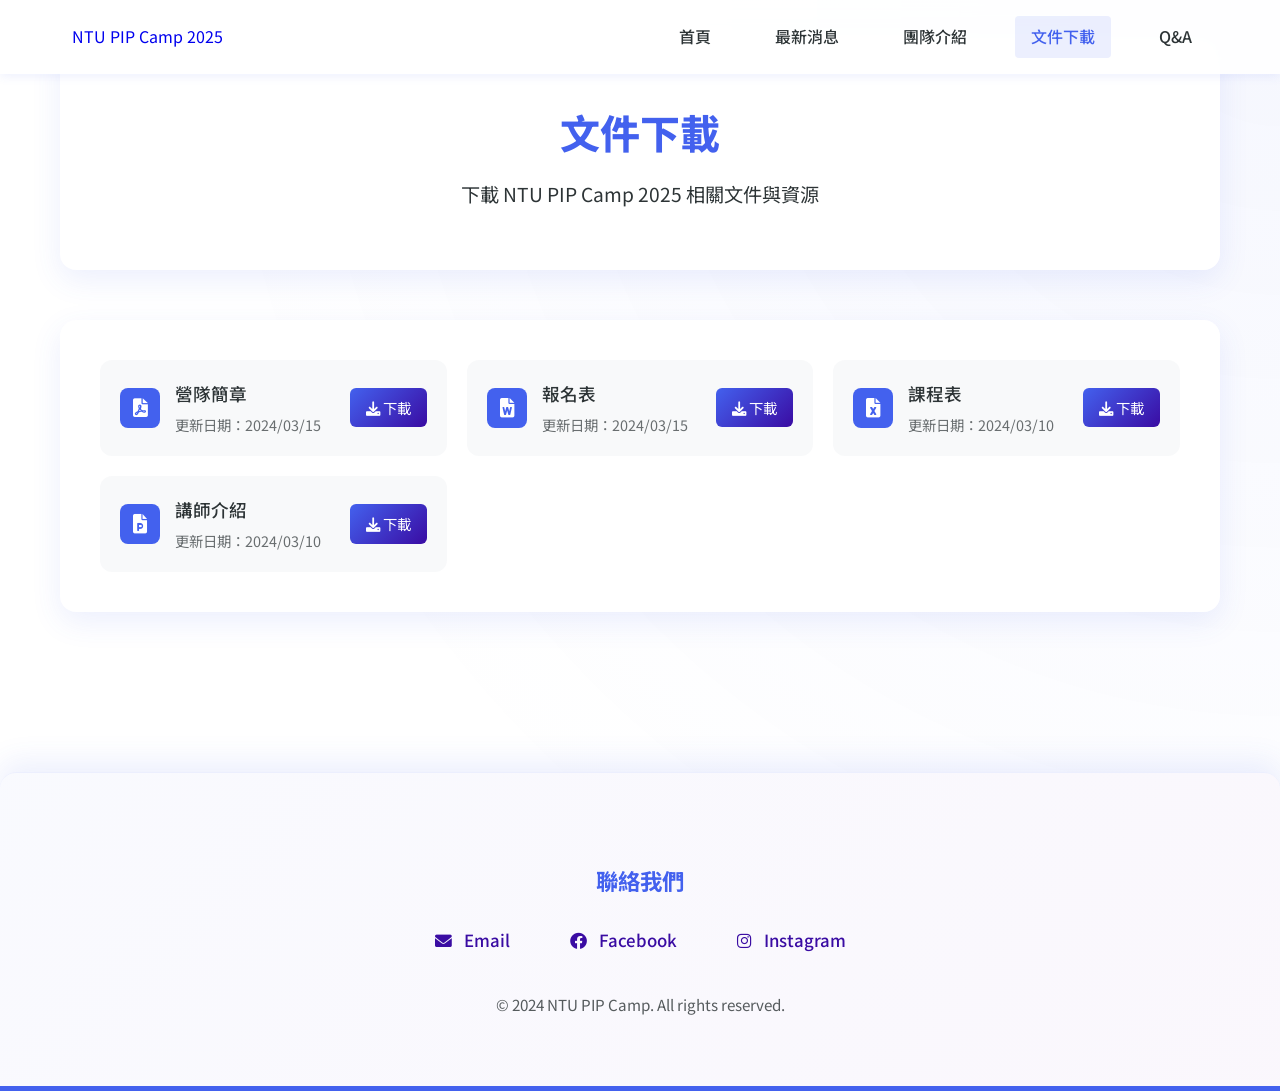
<file: download.html>
<!DOCTYPE html>
<html lang="zh-TW">
<head>
    <meta charset="UTF-8">
    <meta name="viewport" content="width=device-width, initial-scale=1.0">
    <title>文件下載 - NTU PIP Camp 2025</title>
    <link rel="stylesheet" href="style.css">
    <link href="https://fonts.googleapis.com/css2?family=Noto+Sans+TC:wght@400;500;700&display=swap" rel="stylesheet">
    <link rel="stylesheet" href="https://cdnjs.cloudflare.com/ajax/libs/font-awesome/6.0.0/css/all.min.css">
</head>
<body>
    <nav class="nav-container">
        <div class="nav-content">
            <a href="index.html" class="nav-logo">NTU PIP Camp 2025</a>
            <div class="nav-links">
                <a href="index.html">首頁</a>
                <a href="news.html">最新消息</a>
                <a href="team.html">團隊介紹</a>
                <a href="download.html" class="active">文件下載</a>
                <a href="faq.html">Q&A</a>
            </div>
        </div>
    </nav>

    <div class="container">
        <div class="page-header">
            <h1 class="page-title">文件下載</h1>
            <p class="page-description">下載 NTU PIP Camp 2025 相關文件與資源</p>
        </div>

        <div class="download-section">
            <div class="download-list">
                <div class="download-item">
                    <div class="download-icon">
                        <i class="fas fa-file-pdf"></i>
                    </div>
                    <div class="download-info">
                        <h3 class="download-title">營隊簡章</h3>
                        <p class="download-meta">更新日期：2024/03/15</p>
                    </div>
                    <a href="#" class="download-button">
                        <i class="fas fa-download"></i> 下載
                    </a>
                </div>

                <div class="download-item">
                    <div class="download-icon">
                        <i class="fas fa-file-word"></i>
                    </div>
                    <div class="download-info">
                        <h3 class="download-title">報名表</h3>
                        <p class="download-meta">更新日期：2024/03/15</p>
                    </div>
                    <a href="#" class="download-button">
                        <i class="fas fa-download"></i> 下載
                    </a>
                </div>

                <div class="download-item">
                    <div class="download-icon">
                        <i class="fas fa-file-excel"></i>
                    </div>
                    <div class="download-info">
                        <h3 class="download-title">課程表</h3>
                        <p class="download-meta">更新日期：2024/03/10</p>
                    </div>
                    <a href="#" class="download-button">
                        <i class="fas fa-download"></i> 下載
                    </a>
                </div>

                <div class="download-item">
                    <div class="download-icon">
                        <i class="fas fa-file-powerpoint"></i>
                    </div>
                    <div class="download-info">
                        <h3 class="download-title">講師介紹</h3>
                        <p class="download-meta">更新日期：2024/03/10</p>
                    </div>
                    <a href="#" class="download-button">
                        <i class="fas fa-download"></i> 下載
                    </a>
                </div>
            </div>
        </div>
    </div>

    <footer>
        <div class="container">
            <div class="contact-info">
                <p>聯絡我們</p>
                <div class="contact-links">
                    <a href="#" class="contact-link"><i class="fas fa-envelope"></i> Email</a>
                    <a href="#" class="contact-link"><i class="fab fa-facebook"></i> Facebook</a>
                    <a href="#" class="contact-link"><i class="fab fa-instagram"></i> Instagram</a>
                </div>
            </div>
            <div class="copyright">
                © 2024 NTU PIP Camp. All rights reserved.
            </div>
        </div>
    </footer>
</body>
</html>
</file>
<file: style.css>
:root {
    --primary-color: #4361ee;
    --secondary-color: #3a0ca3;
    --accent-color: #7209b7;
    --text-color: #2d3436;
    --light-bg: rgba(255, 255, 255, 0.8);
    --white: #ffffff;
    --gray: rgba(248, 249, 250, 0.9);
    --box-shadow: rgba(67, 97, 238, 0.1);
    --gradient-bg: linear-gradient(135deg, #4361ee 0%, #3a0ca3 100%);
    --gradient-hover: linear-gradient(135deg, #3a0ca3 0%, #4361ee 100%);
    --dark-text: #2d3436;
}

* {
    margin: 0;
    padding: 0;
    box-sizing: border-box;
}

body {
    font-family: 'Noto Sans TC', 'Inter', sans-serif;
    background-color: var(--light-bg);
    background-image: none;
    color: var(--text-color);
    line-height: 1.6;
    position: relative;
    overflow-x: hidden;
}

body::before {
    content: '';
    position: fixed;
    top: 0;
    right: 0;
    width: 100%;
    height: 100%;
    background: radial-gradient(circle at top right, rgba(67, 97, 238, 0.05) 0%, rgba(255, 255, 255, 0) 70%);
    z-index: -1;
}

@keyframes pulse {
    0% {
        transform: scale(1);
        opacity: 0.1;
    }
    100% {
        transform: scale(1.05);
        opacity: 0.2;
    }
}

.container {
    max-width: 1200px;
    margin: 0 auto;
    padding: 40px 20px;
    position: relative;
    z-index: 1;
}

/* 浮動形狀 - 改為更現代的方式 */
.floating-shapes {
    position: fixed;
    top: 0;
    left: 0;
    width: 100%;
    height: 100%;
    overflow: hidden;
    z-index: 0;
    pointer-events: none;
}

.shape {
    position: absolute;
    background: var(--primary-color);
    opacity: 0.05;
    border-radius: 30% 70% 70% 30% / 30% 30% 70% 70%;
}

.shape1 {
    width: 180px;
    height: 180px;
    top: 15%;
    left: 8%;
    animation: float 30s infinite ease-in-out;
    background: linear-gradient(135deg, #4361ee 0%, #3a0ca3 100%);
}

.shape2 {
    width: 120px;
    height: 120px;
    top: 25%;
    right: 10%;
    animation: float 35s infinite ease-in-out reverse;
    background: linear-gradient(135deg, #7209b7 0%, #4361ee 100%);
}

.shape3 {
    width: 100px;
    height: 100px;
    bottom: 25%;
    left: 18%;
    animation: float 28s infinite ease-in-out 2s;
    background: linear-gradient(135deg, #3a0ca3 0%, #7209b7 100%);
}

.shape4 {
    width: 140px;
    height: 140px;
    bottom: 18%;
    right: 12%;
    animation: float 32s infinite ease-in-out 1s;
    background: linear-gradient(135deg, #4361ee 0%, #7209b7 100%);
}

@keyframes float {
    0% {
        transform: translate(0, 0) rotate(0deg);
    }
    25% {
        transform: translate(5%, 10%) rotate(5deg);
    }
    50% {
        transform: translate(10%, -5%) rotate(10deg);
    }
    75% {
        transform: translate(-5%, 8%) rotate(5deg);
    }
    100% {
        transform: translate(0, 0) rotate(0deg);
    }
}

/* 標題樣式 */
header {
    text-align: center;
    padding: 60px 30px;
    background: var(--white);
    border-radius: 16px;
    margin-bottom: 50px;
    box-shadow: 0 10px 30px var(--box-shadow);
    color: var(--text-color);
    position: relative;
    overflow: hidden;
    transition: all 0.3s ease;
    border-top: 5px solid var(--primary-color);
}

header::before {
    content: '';
    position: absolute;
    top: 0;
    left: 0;
    right: 0;
    height: 100%;
    background: linear-gradient(135deg, rgba(67, 97, 238, 0.05) 0%, rgba(114, 9, 183, 0.05) 100%);
    z-index: 0;
}

.logo {
    position: relative;
    z-index: 1;
}

.logo h1 {
    font-size: 3.5rem;
    margin-bottom: 15px;
    color: var(--primary-color);
    font-weight: 800;
    letter-spacing: -1px;
    animation: fadeInDown 1s ease;
    transform: translateZ(0);
    backface-visibility: hidden;
}

.highlight {
    position: relative;
    display: inline-block;
    z-index: 1;
}

.highlight::before {
    content: '';
    position: absolute;
    bottom: 5px;
    left: 0;
    width: 100%;
    height: 10px;
    background-color: rgba(67, 97, 238, 0.15);
    z-index: -1;
    border-radius: 10px;
}

@keyframes fadeInDown {
    from {
        opacity: 0;
        transform: translate3d(0, -30px, 0);
    }
    to {
        opacity: 1;
        transform: translate3d(0, 0, 0);
    }
}

.subtitle {
    font-size: 1.5rem;
    margin-bottom: 15px;
    animation: fadeIn 1s ease 0.3s both;
    color: var(--secondary-color);
    font-weight: 500;
}

.departments {
    font-size: 1.2rem;
    opacity: 0.85;
    animation: fadeIn 1s ease 0.6s both;
    position: relative;
    display: inline-block;
    color: var(--text-color);
}

.departments::after {
    content: '';
    display: block;
    width: 60px;
    height: 3px;
    background-color: var(--accent-color);
    margin: 15px auto 0;
    border-radius: 3px;
    animation: expandWidth 1s ease 1s forwards;
    transform-origin: center;
    transform: scaleX(0);
}

.header-decoration {
    display: none;
}

@keyframes expandWidth {
    to {
        transform: scaleX(1);
    }
}

@keyframes fadeIn {
    from {
        opacity: 0;
    }
    to {
        opacity: 1;
    }
}

/* 倒數計時區塊 */
.countdown-section {
    background: rgba(255, 255, 255, 0.9);
    backdrop-filter: blur(10px);
    border-radius: 16px;
    padding: 50px 40px;
    margin-bottom: 50px;
    box-shadow: 0 10px 30px var(--box-shadow);
    text-align: center;
    position: relative;
    z-index: 1;
    overflow: hidden;
    transition: transform 0.3s ease;
    border: 1px solid rgba(67, 97, 238, 0.1);
}

.countdown-section:hover {
    transform: translateY(-5px);
}

.countdown-section::before {
    content: '';
    position: absolute;
    width: 100%;
    height: 100%;
    top: 0;
    left: 0;
    background: linear-gradient(135deg, rgba(67, 97, 238, 0.02) 0%, rgba(114, 9, 183, 0.02) 100%);
    z-index: -1;
}

.countdown-container h2 {
    font-size: 2rem;
    margin-bottom: 35px;
    color: var(--primary-color);
    position: relative;
    display: inline-block;
    font-weight: 700;
}

.countdown-container h2::before, .countdown-container h2::after {
    display: none;
}

.pulse-icon {
    display: inline-block;
    animation: pulseIcon 2s infinite ease-in-out;
    margin-right: 10px;
    color: var(--accent-color);
}

@keyframes pulseIcon {
    0% {
        transform: scale(1);
        opacity: 1;
    }
    50% {
        transform: scale(1.1);
        opacity: 0.8;
    }
    100% {
        transform: scale(1);
        opacity: 1;
    }
}

.countdown {
    display: flex;
    justify-content: center;
    gap: 25px;
    margin-bottom: 40px;
}

.time-box {
    display: flex;
    flex-direction: column;
    align-items: center;
    background: rgba(255, 255, 255, 0.9);
    backdrop-filter: blur(10px);
    border-radius: 12px;
    min-width: 120px;
    box-shadow: 0 15px 35px rgba(67, 97, 238, 0.1);
    position: relative;
    overflow: hidden;
    transition: all 0.3s cubic-bezier(0.25, 0.8, 0.25, 1);
    border: 1px solid rgba(67, 97, 238, 0.1);
}

.time-box:hover {
    transform: translateY(-8px) scale(1.03);
    box-shadow: 0 20px 40px rgba(67, 97, 238, 0.15);
    border-color: rgba(67, 97, 238, 0.2);
    background: rgba(255, 255, 255, 0.95);
}

.time-box::before {
    content: '';
    position: absolute;
    top: 0;
    left: 0;
    width: 4px;
    height: 100%;
    background: var(--gradient-bg);
}

.time-box-decoration {
    display: none;
}

.time-box span:first-child {
    font-size: 3.2rem;
    font-weight: 800;
    line-height: 1.1;
    position: relative;
    z-index: 1;
}

.label {
    font-size: 1rem;
    margin-top: 8px;
    font-weight: 500;
    position: relative;
    z-index: 1;
    color: var(--secondary-color);
    text-transform: uppercase;
    letter-spacing: 1px;
}

.camp-date {
    margin-top: 30px;
    animation: fadeIn 1s ease;
    display: flex;
    align-items: center;
    justify-content: center;
    gap: 15px;
    background-color: rgba(67, 97, 238, 0.05);
    padding: 15px 30px;
    border-radius: 50px;
    display: inline-flex;
}

.camp-date i {
    font-size: 1.2rem;
    color: var(--accent-color);
}

.camp-date p {
    font-size: 1.3rem;
    color: var(--secondary-color);
    font-weight: 600;
    position: relative;
    display: inline-block;
}

.camp-date p::before, .camp-date p::after {
    display: none;
}

/* 信息區塊 */
.info-section {
    display: grid;
    grid-template-columns: repeat(auto-fit, minmax(320px, 1fr));
    gap: 30px;
    margin-bottom: 60px;
}

.info-card {
    background: rgba(255, 255, 255, 0.9);
    backdrop-filter: blur(10px);
    border-radius: 16px;
    padding: 35px 30px;
    box-shadow: 0 10px 30px var(--box-shadow);
    transition: all 0.3s ease;
    position: relative;
    z-index: 1;
    overflow: hidden;
    border: 1px solid rgba(67, 97, 238, 0.1);
}

.info-card:hover {
    transform: translateY(-8px);
    box-shadow: 0 20px 40px rgba(67, 97, 238, 0.15);
    border-color: rgba(67, 97, 238, 0.2);
}

.info-card::before {
    content: '';
    position: absolute;
    top: 0;
    left: 0;
    width: 100%;
    height: 4px;
    background: var(--gradient-bg);
    z-index: 1;
}

.info-icon {
    width: 60px;
    height: 60px;
    background: rgba(67, 97, 238, 0.1);
    border-radius: 12px;
    display: flex;
    align-items: center;
    justify-content: center;
    margin-bottom: 25px;
    transition: all 0.3s ease;
}

.info-card:hover .info-icon {
    transform: scale(1.1);
    background: rgba(67, 97, 238, 0.15);
}

.info-icon i {
    font-size: 1.8rem;
    color: var(--primary-color);
}

.info-card h2 {
    color: var(--primary-color);
    margin-bottom: 20px;
    font-size: 1.8rem;
    border-bottom: none;
    padding-bottom: 0;
    position: relative;
    font-weight: 700;
}

.info-card h2::after {
    display: none;
}

.info-card p {
    margin-bottom: 20px;
    transition: all 0.3s ease;
    position: relative;
    padding-left: 0;
    color: var(--text-color);
    font-size: 1.1rem;
}

.info-card:hover p {
    padding-left: 0;
}

.info-card ul {
    list-style-type: none;
    margin-left: 0;
    transition: all 0.3s ease;
}

.info-card:hover ul {
    margin-left: 0;
}

.info-card li {
    margin-bottom: 15px;
    position: relative;
    padding-left: 28px;
    transition: all 0.3s ease;
}

.info-card li::before {
    content: '✓';
    position: absolute;
    left: 0;
    color: var(--primary-color);
    font-size: 1rem;
}

.info-card li i {
    margin-right: 8px;
    color: var(--primary-color);
}

.info-card li strong {
    color: var(--secondary-color);
    font-weight: 600;
}

.card-decoration {
    display: none;
}

/* CTA 區塊 */
.cta-section {
    margin-bottom: 60px;
    padding: 60px 40px;
    background: rgba(255, 255, 255, 0.9);
    backdrop-filter: blur(10px);
    border-radius: 16px;
    text-align: center;
    color: var(--text-color);
    box-shadow: 0 10px 30px var(--box-shadow);
    position: relative;
    overflow: hidden;
    border-left: 5px solid var(--primary-color);
    border: 1px solid rgba(67, 97, 238, 0.1);
}

.cta-section::before {
    content: '';
    position: absolute;
    top: 0;
    left: 0;
    width: 100%;
    height: 100%;
    background: linear-gradient(135deg, rgba(67, 97, 238, 0.05) 0%, rgba(114, 9, 183, 0.05) 100%);
    z-index: 0;
}

.cta-content {
    position: relative;
    z-index: 1;
}

.cta-content h2 {
    font-size: 2.2rem;
    margin-bottom: 20px;
    color: var(--primary-color);
    font-weight: 700;
}

.cta-content p {
    font-size: 1.2rem;
    margin-bottom: 35px;
    max-width: 700px;
    margin-left: auto;
    margin-right: auto;
}

.cta-button {
    display: inline-flex;
    align-items: center;
    justify-content: center;
    gap: 10px;
    padding: 16px 32px;
    background: var(--gradient-bg);
    color: var(--white);
    border: none;
    border-radius: 8px;
    font-size: 1.1rem;
    font-weight: 600;
    cursor: pointer;
    transition: all 0.3s ease;
    box-shadow: 0 10px 25px rgba(67, 97, 238, 0.2);
}

.cta-button:hover {
    transform: translateY(-5px);
    box-shadow: 0 15px 30px rgba(67, 97, 238, 0.3);
}

.cta-button i {
    transition: transform 0.3s ease;
}

.cta-button:hover i {
    transform: translateX(5px);
}

/* 頁腳樣式 */
footer {
    background: rgba(255, 255, 255, 0.9);
    backdrop-filter: blur(10px);
    color: var(--text-color);
    padding: 50px 30px 30px;
    border-radius: 16px 16px 0 0;
    text-align: center;
    box-shadow: 0 -10px 30px var(--box-shadow);
    position: relative;
    overflow: hidden;
    margin-top: 60px;
    border-bottom: 5px solid var(--primary-color);
    border-top: 1px solid rgba(67, 97, 238, 0.1);
}

.footer-waves {
    display: none;
}

footer::before {
    content: '';
    position: absolute;
    top: 0;
    left: 0;
    width: 100%;
    height: 100%;
    background: linear-gradient(135deg, rgba(67, 97, 238, 0.03) 0%, rgba(114, 9, 183, 0.03) 100%);
    z-index: 0;
}

.contact-info {
    margin-bottom: 30px;
    position: relative;
    z-index: 1;
}

.contact-info p {
    font-size: 1.4rem;
    margin-bottom: 20px;
    font-weight: 700;
    color: var(--primary-color);
}

.contact-links {
    display: flex;
    justify-content: center;
    gap: 30px;
    margin-bottom: 25px;
}

.contact-link {
    color: var(--secondary-color);
    text-decoration: none;
    font-weight: 500;
    font-size: 1.05rem;
    position: relative;
    padding: 8px 15px;
    transition: all 0.3s ease;
    border-radius: 8px;
}

.contact-link i {
    margin-right: 8px;
}

.contact-link::after {
    display: none;
}

.contact-link:hover {
    color: var(--primary-color);
    transform: translateY(-3px);
    background-color: rgba(67, 97, 238, 0.05);
}

.copyright {
    font-size: 0.95rem;
    opacity: 0.8;
    position: relative;
    z-index: 1;
    color: var(--text-color);
}

/* 響應式設計 */
@media (max-width: 768px) {
    .logo h1 {
        font-size: 2.8rem;
    }
    
    .subtitle {
        font-size: 1.3rem;
    }
    
    .countdown {
        flex-wrap: wrap;
        gap: 20px;
    }
    
    .time-box {
        min-width: 100px;
        padding: 20px 15px;
    }
    
    .time-box span:first-child {
        font-size: 2.5rem;
    }
    
    .cta-content h2 {
        font-size: 2rem;
    }
    
    .cta-content p {
        font-size: 1.1rem;
    }
    
    header, .countdown-section, .info-card, .cta-section, footer {
        border-radius: 12px;
    }
}

@media (max-width: 480px) {
    .logo h1 {
        font-size: 2.2rem;
    }
    
    .subtitle {
        font-size: 1.1rem;
    }
    
    .departments {
        font-size: 1rem;
    }
    
    .time-box {
        min-width: 80px;
        padding: 15px 12px;
    }
    
    .time-box span:first-child {
        font-size: 2rem;
    }
    
    .countdown-container h2 {
        font-size: 1.6rem;
    }
    
    .contact-links {
        flex-direction: column;
        gap: 15px;
    }
    
    .cta-button {
        padding: 14px 24px;
        font-size: 1rem;
    }
    
    .container {
        padding: 20px 15px;
    }
    
    header {
        padding: 40px 20px;
    }
}

/* 導航欄樣式 */
.nav-container {
    position: fixed;
    top: 0;
    left: 0;
    right: 0;
    background: rgba(255, 255, 255, 0.85);
    backdrop-filter: blur(10px);
    box-shadow: 0 2px 10px rgba(67, 97, 238, 0.1);
    z-index: 1000;
}

.nav-content {
    max-width: 1200px;
    margin: 0 auto;
    padding: 1rem 2rem;
    display: flex;
    justify-content: space-between;
    align-items: center;
}

.nav-logo {
    display: flex;
    align-items: center;
    gap: 12px;
    text-decoration: none;
}

.logo-image {
    height: 40px;
    width: auto;
}

.nav-logo span {
    font-size: 1.5rem;
    font-weight: 700;
    color: var(--primary-color);
}

.nav-links {
    display: flex;
    gap: 2rem;
}

.nav-links a {
    color: var(--text-color);
    text-decoration: none;
    font-weight: 500;
    padding: 0.5rem 1rem;
    border-radius: 4px;
    transition: all 0.3s ease;
}

.nav-links a:hover {
    color: var(--primary-color);
    background: rgba(67, 97, 238, 0.1);
}

.nav-links a.active {
    color: var(--primary-color);
    background: rgba(67, 97, 238, 0.1);
}

/* 營地位置資訊 */
.camp-location {
    display: flex;
    align-items: center;
    gap: 10px;
    margin-top: 15px;
    color: var(--text-color);
    font-size: 1.1rem;
}

.camp-location i {
    color: var(--primary-color);
}

/* 子分頁樣式 */
.page-header {
    background: var(--white);
    padding: 60px 30px;
    text-align: center;
    margin-bottom: 50px;
    border-radius: 16px;
    box-shadow: 0 10px 30px var(--box-shadow);
}

.page-title {
    font-size: 2.5rem;
    color: var(--primary-color);
    margin-bottom: 15px;
    font-weight: 800;
}

.page-description {
    font-size: 1.2rem;
    color: var(--text-color);
    max-width: 600px;
    margin: 0 auto;
}

/* 無消息提示樣式 */
.no-news-section {
    background: rgba(255, 255, 255, 0.9);
    backdrop-filter: blur(10px);
    border-radius: 16px;
    padding: 60px 40px;
    margin-bottom: 50px;
    box-shadow: 0 10px 30px var(--box-shadow);
    text-align: center;
}

.no-news-message {
    max-width: 600px;
    margin: 0 auto;
}

.no-news-message i {
    font-size: 3rem;
    color: var(--primary-color);
    margin-bottom: 20px;
    opacity: 0.5;
}

.no-news-message h2 {
    font-size: 1.8rem;
    color: var(--text-color);
    margin-bottom: 15px;
}

.no-news-message p {
    font-size: 1.1rem;
    color: var(--text-color);
    opacity: 0.8;
}

@media (max-width: 768px) {
    .no-news-section {
        padding: 40px 20px;
    }

    .no-news-message i {
        font-size: 2.5rem;
    }

    .no-news-message h2 {
        font-size: 1.5rem;
    }

    .no-news-message p {
        font-size: 1rem;
    }
}

/* 移除舊的新聞卡片樣式 */
.news-grid,
.news-card,
.news-image,
.news-content,
.news-date,
.news-title,
.news-excerpt,
.news-link {
    display: none;
}

/* 團隊分區樣式 */
.team-section {
    margin-bottom: 4rem;
}

.section-title {
    font-size: 2.2rem;
    margin-bottom: 3rem;
    text-align: center;
    position: relative;
    padding-bottom: 15px;
}

.section-title::after {
    content: '';
    position: absolute;
    bottom: 0;
    left: 50%;
    transform: translateX(-50%);
    width: 60px;
    height: 3px;
    background: var(--primary-color);
    border-radius: 2px;
}

.team-grid {
    display: grid;
    grid-template-columns: repeat(3, 1fr);
    gap: 2rem;
    margin-bottom: 2rem;
    width: 90%;
    margin-left: auto;
    margin-right: auto;
}

.team-member {
    background: rgba(255, 255, 255, 0.9);
    backdrop-filter: blur(10px);
    border-radius: 16px;
    padding: 25px 20px;
    text-align: center;
    box-shadow: 0 10px 30px rgba(67, 97, 238, 0.1);
    transition: all 0.3s ease;
    border: 1px solid rgba(67, 97, 238, 0.1);
}

.team-member:hover {
    transform: translateY(-8px);
    box-shadow: 0 20px 40px rgba(67, 97, 238, 0.15);
    border-color: rgba(67, 97, 238, 0.2);
    background: rgba(255, 255, 255, 0.95);
}

.member-avatar {
    width: 150px;
    height: 150px;
    border-radius: 50%;
    margin: 0 auto 20px;
    object-fit: cover;
    border: 3px solid var(--primary-color);
    box-shadow: 0 5px 15px rgba(67, 97, 238, 0.2);
    transition: all 0.3s ease;
}

.team-member:hover .member-avatar {
    transform: scale(1.05);
    border-color: var(--secondary-color);
}

.member-name {
    font-size: 1.4rem;
    color: var(--text-color);
    margin-bottom: 10px;
    font-weight: 600;
}

.member-role {
    color: var(--primary-color);
    font-size: 1.1rem;
    margin-bottom: 15px;
    font-weight: 500;
}

.member-bio {
    color: var(--text-color);
    opacity: 0.8;
    margin-bottom: 20px;
    line-height: 1.6;
}

.member-social {
    display: flex;
    justify-content: center;
    gap: 15px;
}

.social-link {
    color: var(--text-color);
    font-size: 1.2rem;
    transition: all 0.3s ease;
    width: 40px;
    height: 40px;
    display: flex;
    align-items: center;
    justify-content: center;
    border-radius: 50%;
    background: rgba(67, 97, 238, 0.05);
}

.social-link:hover {
    color: var(--primary-color);
    background: rgba(67, 97, 238, 0.1);
    transform: translateY(-3px);
}

/* 文件下載樣式 */
.download-section {
    background: var(--white);
    border-radius: 16px;
    padding: 40px;
    margin-bottom: 60px;
    box-shadow: 0 10px 30px var(--box-shadow);
}

.download-list {
    display: grid;
    grid-template-columns: repeat(auto-fit, minmax(300px, 1fr));
    gap: 20px;
}

.download-item {
    background: var(--gray);
    border-radius: 12px;
    padding: 20px;
    display: flex;
    align-items: center;
    gap: 15px;
    transition: all 0.3s ease;
}

.download-item:hover {
    transform: translateX(10px);
    background: rgba(255, 107, 107, 0.05);
}

.download-icon {
    width: 40px;
    height: 40px;
    background: var(--primary-color);
    border-radius: 8px;
    display: flex;
    align-items: center;
    justify-content: center;
    color: var(--white);
    font-size: 1.2rem;
}

.download-info {
    flex: 1;
}

.download-title {
    font-size: 1.1rem;
    color: var(--text-color);
    margin-bottom: 5px;
    font-weight: 500;
}

.download-meta {
    font-size: 0.9rem;
    color: var(--text-color);
    opacity: 0.7;
}

.download-button {
    padding: 8px 16px;
    background: var(--gradient-bg);
    color: var(--white);
    border-radius: 6px;
    text-decoration: none;
    font-size: 0.9rem;
    transition: all 0.3s ease;
}

.download-button:hover {
    transform: translateY(-2px);
    box-shadow: 0 5px 15px rgba(255, 107, 107, 0.2);
}

/* Q&A樣式 */
.faq-section {
    background: var(--white);
    border-radius: 16px;
    padding: 40px;
    margin-bottom: 60px;
    box-shadow: 0 10px 30px var(--box-shadow);
}

.faq-list {
    max-width: 800px;
    margin: 0 auto;
}

.faq-item {
    border-bottom: 1px solid rgba(255, 107, 107, 0.1);
    padding: 20px 0;
}

.faq-item:last-child {
    border-bottom: none;
}

.faq-question {
    font-size: 1.2rem;
    color: var(--text-color);
    margin-bottom: 15px;
    font-weight: 600;
    cursor: pointer;
    display: flex;
    justify-content: space-between;
    align-items: center;
}

.faq-question::after {
    content: '+';
    font-size: 1.5rem;
    color: var(--primary-color);
    transition: transform 0.3s ease;
}

.faq-item.active .faq-question::after {
    transform: rotate(45deg);
}

.faq-answer {
    color: var(--text-color);
    opacity: 0.8;
    max-height: 0;
    overflow: hidden;
    transition: max-height 0.3s ease;
}

.faq-item.active .faq-answer {
    max-height: 500px;
}

/* 響應式設計補充 */
@media (max-width: 1400px) {
    .team-grid {
        grid-template-columns: repeat(3, 1fr);
    }
}

@media (max-width: 1200px) {
    .team-grid {
        grid-template-columns: repeat(2, 1fr);
        width: 100%;
    }
}

@media (max-width: 768px) {
    .team-grid {
        grid-template-columns: 1fr;
        width: 100%;
    }

    .team-member {
        max-width: 320px;
        margin-left: auto;
        margin-right: auto;
    }

    .nav-content {
        padding: 15px 20px;
        justify-content: space-between;
    }

    .nav-links {
        position: fixed;
        top: 70px;
        left: -100%;
        width: 100%;
        height: calc(100vh - 70px);
        background: rgba(255, 255, 255, 0.95);
        backdrop-filter: blur(10px);
        flex-direction: column;
        padding: 20px;
        transition: all 0.3s ease;
    }

    .nav-links.active {
        left: 0;
    }

    .nav-links a {
        padding: 15px 0;
        width: 100%;
        text-align: center;
        font-size: 1.2rem;
        border-bottom: 1px solid rgba(0, 0, 0, 0.1);
    }

    .nav-links a:last-child {
        border-bottom: none;
    }

    /* 漢堡選單動畫 */
    .hamburger-menu.active .hamburger-line:nth-child(1) {
        transform: rotate(45deg) translate(5px, 5px);
    }

    .hamburger-menu.active .hamburger-line:nth-child(2) {
        opacity: 0;
    }

    .hamburger-menu.active .hamburger-line:nth-child(3) {
        transform: rotate(-45deg) translate(7px, -7px);
    }

    .page-title {
        font-size: 2rem;
    }
    
    .news-grid, .team-grid {
        grid-template-columns: 1fr;
    }
    
    .download-section, .faq-section {
        padding: 30px 20px;
    }

    .section-title {
        font-size: 1.8rem;
        margin-bottom: 25px;
    }

    .nav-logo {
        flex-direction: column;
        gap: 8px;
        text-align: center;
    }

    .logo-image {
        height: 32px;
    }

    .nav-logo span {
        font-size: 1.2rem;
    }

    .camp-location {
        font-size: 1rem;
        justify-content: center;
    }
}

@media (max-width: 480px) {
    .nav-links {
        flex-direction: column;
        align-items: center;
        gap: 10px;
    }
    
    .page-title {
        font-size: 1.8rem;
    }
    
    .member-avatar {
        width: 120px;
        height: 120px;
    }
    
    .download-item {
        flex-direction: column;
        text-align: center;
    }
}

/* 場地資訊區塊 */
.venue-section {
    background: rgba(255, 255, 255, 0.9);
    backdrop-filter: blur(10px);
    border-radius: 16px;
    padding: 40px;
    margin-bottom: 50px;
    box-shadow: 0 10px 30px var(--box-shadow);
    position: relative;
    overflow: hidden;
    border: 1px solid rgba(67, 97, 238, 0.1);
}

.venue-section::before {
    content: '';
    position: absolute;
    top: 0;
    left: 0;
    width: 100%;
    height: 4px;
    background: var(--gradient-bg);
}

.venue-container {
    max-width: 800px;
    margin: 0 auto;
}

.venue-info {
    text-align: center;
}

.venue-info h2 {
    color: var(--primary-color);
    font-size: 1.8rem;
    margin-bottom: 20px;
    display: flex;
    align-items: center;
    justify-content: center;
    gap: 12px;
}

.venue-info h2 i {
    font-size: 1.6rem;
}

.venue-name {
    font-size: 1.5rem;
    color: var(--secondary-color);
    margin-bottom: 15px;
    font-weight: 600;
}

.venue-description {
    color: var(--text-color);
    font-size: 1.1rem;
    line-height: 1.6;
    max-width: 600px;
    margin: 0 auto;
}

@media (max-width: 768px) {
    .venue-section {
        padding: 30px 20px;
    }

    .venue-info h2 {
        font-size: 1.6rem;
    }

    .venue-name {
        font-size: 1.3rem;
    }

    .venue-description {
        font-size: 1rem;
    }
}

/* 移除舊的場地資訊相關樣式 */
.camp-info,
.camp-location,
.camp-logo {
    display: none;
}

/* 漢堡選單按鈕 */
.hamburger-menu {
    display: none;
    background: none;
    border: none;
    cursor: pointer;
    padding: 10px;
    z-index: 1000;
}

.hamburger-line {
    display: block;
    width: 25px;
    height: 2px;
    background-color: var(--primary-color);
    margin: 5px 0;
    transition: all 0.3s ease;
}

@media (max-width: 768px) {
    .hamburger-menu {
        display: block;
    }
    
    .nav-links {
        position: fixed;
        top: 70px;
        left: -100%;
        width: 100%;
        height: calc(100vh - 70px);
        background: rgba(255, 255, 255, 0.95);
        backdrop-filter: blur(10px);
        flex-direction: column;
        padding: 20px;
        transition: all 0.3s ease;
    }

    .nav-links.active {
        left: 0;
    }

    .nav-links a {
        padding: 15px 0;
        width: 100%;
        text-align: center;
        font-size: 1.2rem;
        border-bottom: 1px solid rgba(0, 0, 0, 0.1);
    }

    .nav-links a:last-child {
        border-bottom: none;
    }

    /* 漢堡選單動畫 */
    .hamburger-menu.active .hamburger-line:nth-child(1) {
        transform: rotate(45deg) translate(5px, 5px);
    }

    .hamburger-menu.active .hamburger-line:nth-child(2) {
        opacity: 0;
    }

    .hamburger-menu.active .hamburger-line:nth-child(3) {
        transform: rotate(-45deg) translate(7px, -7px);
    }
}
</file>
